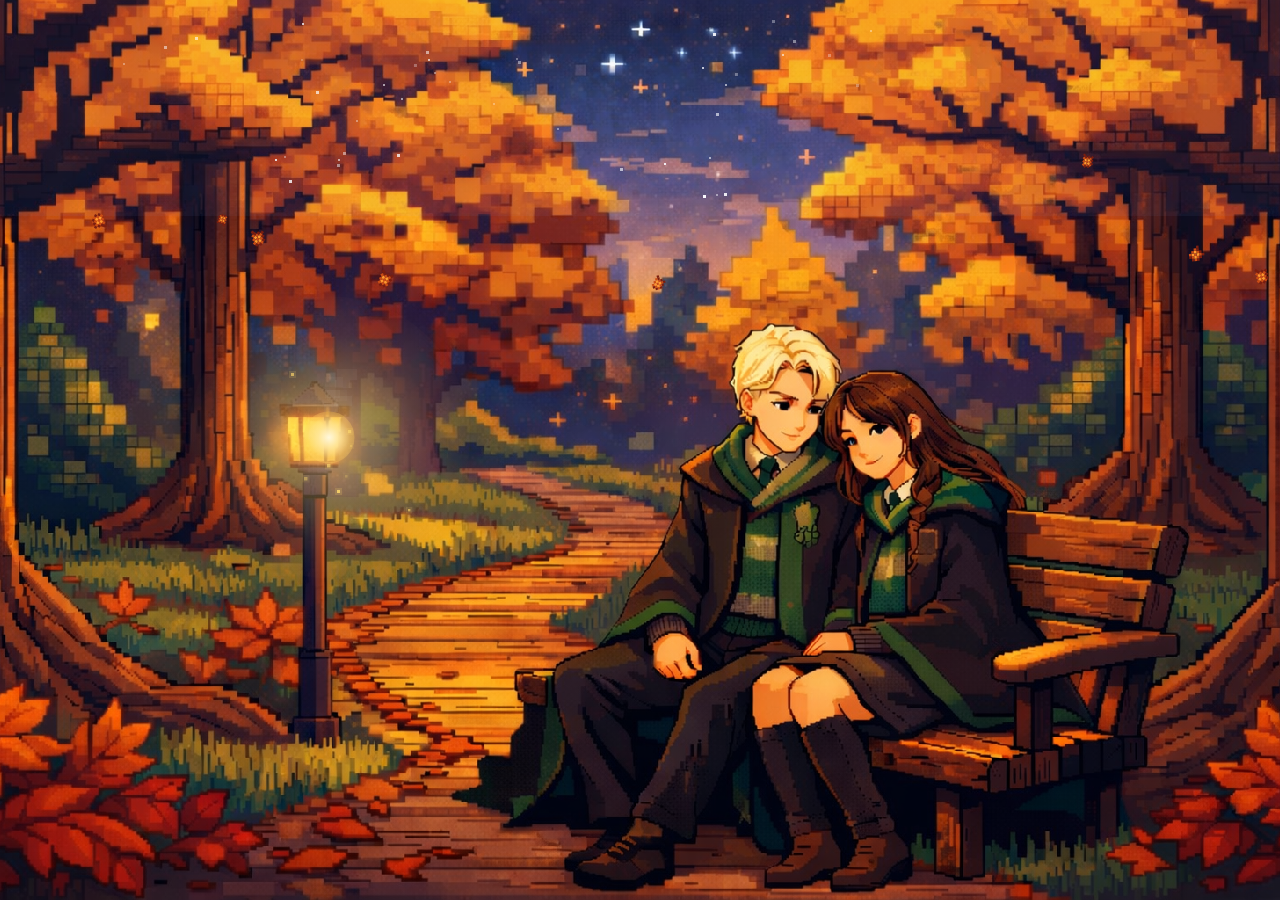
<file: wallpaper/index.html>
<!doctype html>
<html lang="es">
  <head>
    <meta charset="UTF-8" />
    <meta name="viewport" content="width=device-width, initial-scale=1.0" />
    <title>Wallpaper Pixel Responsive</title>
    <link rel="stylesheet" href="style.css" />
  </head>
  <body>
    <img src="fondo.png" class="background" alt="fondo" />

    <div class="lamp-glow"></div>
    <div class="lamp-core"></div>

    <canvas id="skyCanvas"></canvas>
    <canvas id="fxCanvas"></canvas>

    <script src="script.js"></script>
  </body>
</html>
</file>
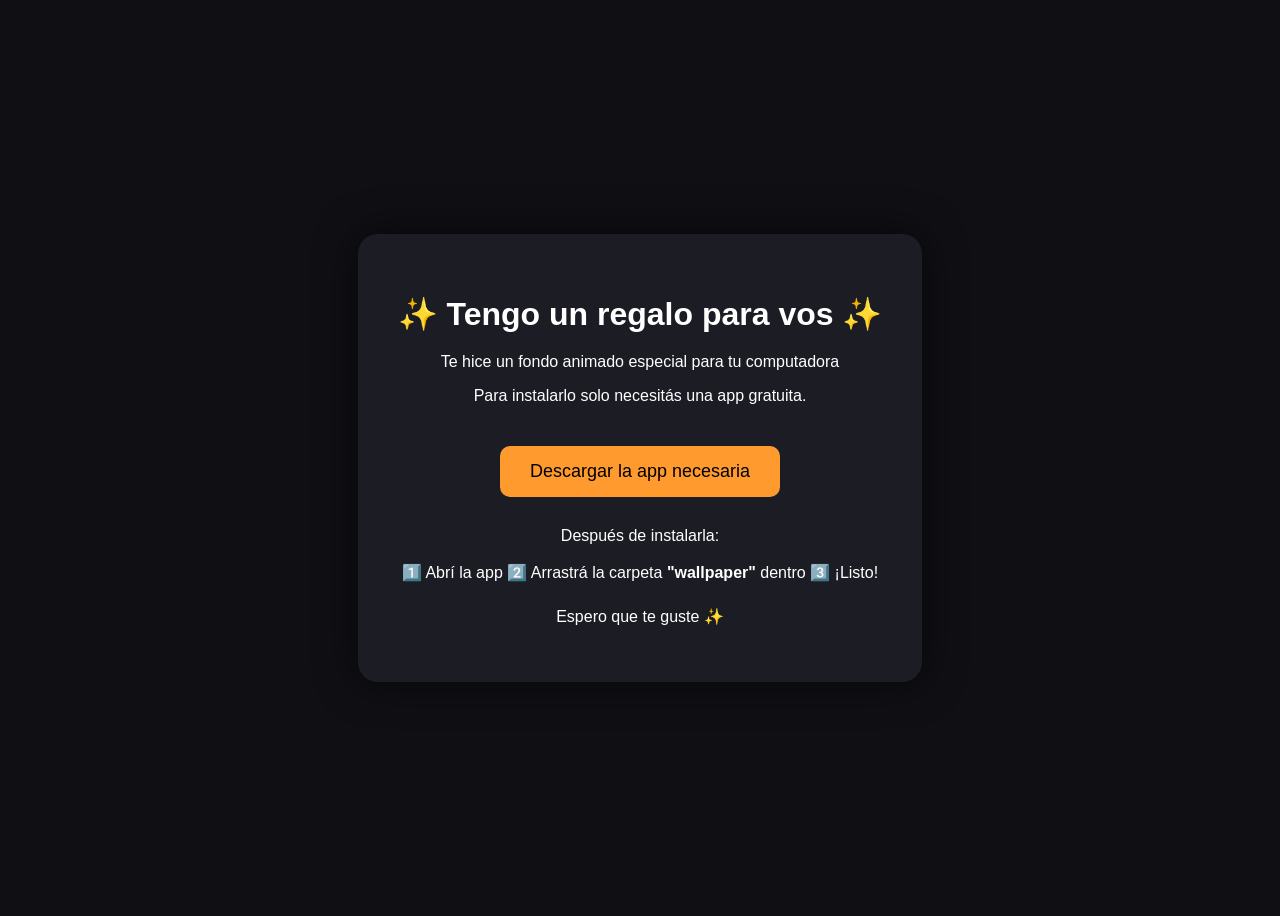
<file: Paso 2.html>
<!doctype html>
<html lang="es">
  <head>
    <meta charset="UTF-8" />
    <title>Tengo un regalo para vos ✨</title>

    <style>
      body {
        background: #0f0f14;
        color: white;
        font-family: Arial;
        display: flex;
        justify-content: center;
        align-items: center;
        height: 100vh;
        text-align: center;
      }

      .box {
        background: #1c1c25;
        padding: 40px;
        border-radius: 20px;
        max-width: 500px;
        box-shadow: 0 0 40px rgba(0, 0, 0, 0.5);
      }

      h1 {
        margin-bottom: 20px;
      }

      button {
        margin-top: 25px;
        padding: 15px 30px;
        font-size: 18px;
        border: none;
        border-radius: 10px;
        background: #ff9a2f;
        cursor: pointer;
      }

      button:hover {
        background: #ffb15e;
      }
    </style>
  </head>

  <body>
    <div class="box">
      <h1>✨ Tengo un regalo para vos ✨</h1>

      <p>Te hice un fondo animado especial para tu computadora</p>

      <p>Para instalarlo solo necesitás una app gratuita.</p>

      <a href="https://rocksdanister.github.io/lively/">
        <button>Descargar la app necesaria</button>
      </a>

      <p style="margin-top: 30px">
        Después de instalarla:

        <br /><br />

        1️⃣ Abrí la app 2️⃣ Arrastrá la carpeta <b>"wallpaper"</b> dentro 3️⃣
        ¡Listo!
      </p>

      <p style="margin-top: 25px">Espero que te guste ✨</p>
    </div>
  </body>
</html>
</file>
<file: wallpaper/style.css>
:root {
  --lamp-x: 25.7%;
  --lamp-y: 48.6%;
  --lamp-glow-size: 22vw;
  --lamp-core-size: 4vw;
}

html,
body {
  margin: 0;
  width: 100%;
  height: 100%;
  overflow: hidden;
  background: #000;
}

body {
  position: relative;
  image-rendering: pixelated;
  image-rendering: crisp-edges;
  font-family: sans-serif;
}

.background {
  position: fixed;
  inset: 0;
  width: 100%;
  height: 100%;
  object-fit: cover;
  object-position: center;
  z-index: 1;
  user-select: none;
  -webkit-user-drag: none;
}

.lamp-glow {
  position: fixed;
  z-index: 2;
  pointer-events: none;

  left: var(--lamp-x);
  top: var(--lamp-y);
  transform: translate(-50%, -50%);

  width: clamp(180px, var(--lamp-glow-size), 320px);
  height: clamp(180px, var(--lamp-glow-size), 320px);
  border-radius: 50%;

  background: radial-gradient(
    circle,
    rgba(255, 225, 140, 0.56) 0%,
    rgba(255, 200, 105, 0.28) 32%,
    rgba(255, 170, 85, 0.12) 52%,
    rgba(255, 160, 80, 0) 74%
  );

  animation: lampPulse 2.3s ease-in-out infinite alternate;
}

.lamp-core {
  position: fixed;
  z-index: 3;
  pointer-events: none;

  left: var(--lamp-x);
  top: var(--lamp-y);
  transform: translate(-50%, -50%);

  width: clamp(28px, var(--lamp-core-size), 58px);
  height: clamp(28px, var(--lamp-core-size), 58px);
  border-radius: 50%;

  background: radial-gradient(
    circle,
    rgba(255, 248, 220, 1) 0%,
    rgba(255, 230, 155, 0.92) 28%,
    rgba(255, 205, 95, 0.45) 58%,
    rgba(255, 180, 80, 0) 100%
  );

  animation: lampCorePulse 1.6s ease-in-out infinite alternate;
}

canvas {
  position: fixed;
  inset: 0;
  width: 100%;
  height: 100%;
  pointer-events: none;
}

#skyCanvas {
  z-index: 4;
}

#fxCanvas {
  z-index: 5;
}

@keyframes lampPulse {
  0% {
    opacity: 0.62;
    transform: translate(-50%, -50%) scale(0.97);
  }
  100% {
    opacity: 1;
    transform: translate(-50%, -50%) scale(1.08);
  }
}

@keyframes lampCorePulse {
  0% {
    opacity: 0.78;
    transform: translate(-50%, -50%) scale(0.95);
  }
  100% {
    opacity: 1;
    transform: translate(-50%, -50%) scale(1.14);
  }
}

/* Notebook chica / tablet horizontal */
@media (max-width: 1024px) {
  :root {
    --lamp-x: 25.9%;
    --lamp-y: 48.9%;
    --lamp-glow-size: 28vw;
    --lamp-core-size: 5vw;
  }
}

/* Celular vertical */
@media (max-width: 768px) and (orientation: portrait) {
  :root {
    --lamp-x: 26.8%;
    --lamp-y: 49.8%;
    --lamp-glow-size: 34vw;
    --lamp-core-size: 6.2vw;
  }
}

/* Celular horizontal */
@media (max-width: 900px) and (orientation: landscape) {
  :root {
    --lamp-x: 25.8%;
    --lamp-y: 48.8%;
    --lamp-glow-size: 24vw;
    --lamp-core-size: 4.5vw;
  }
}
</file>
